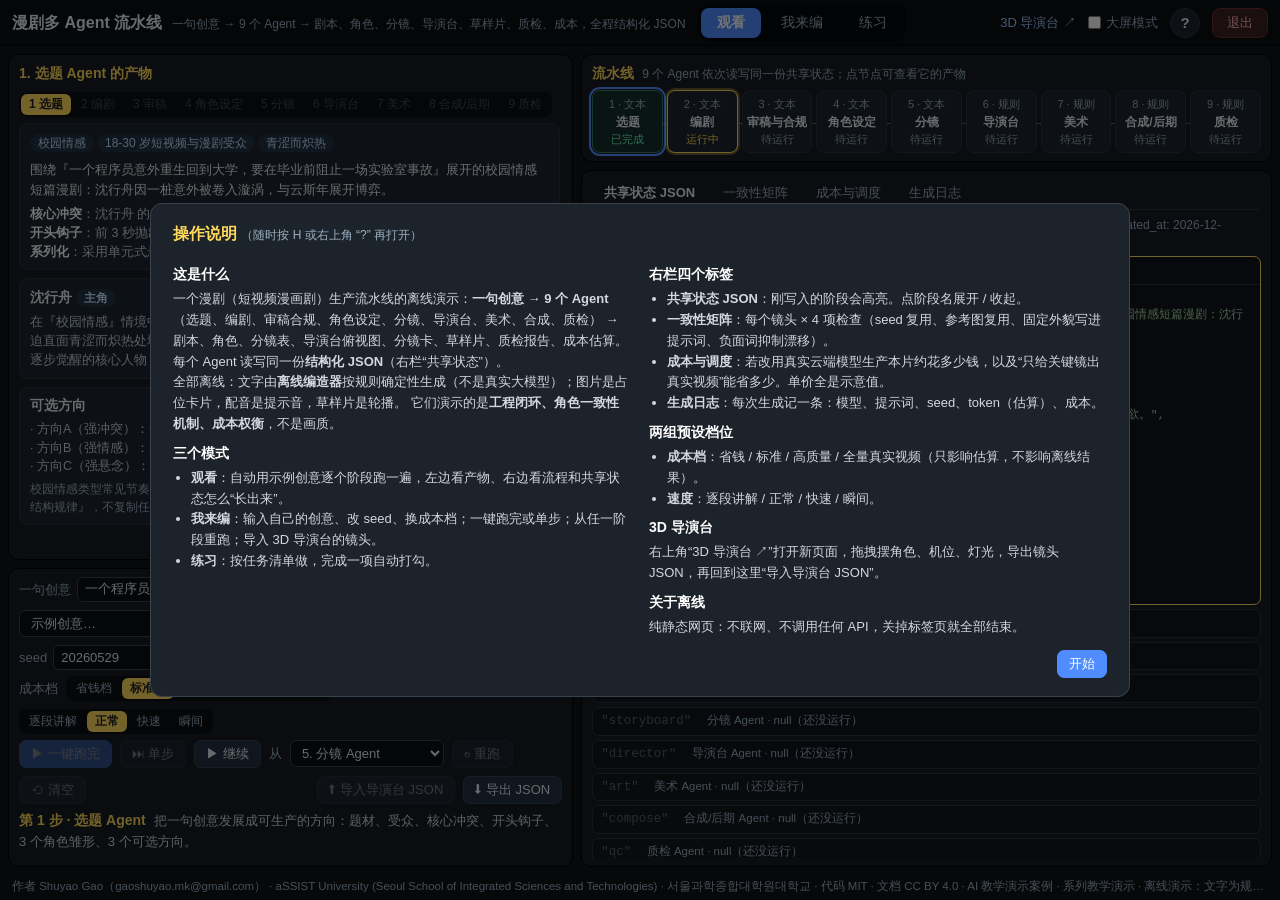
<file: index.html>
<!doctype html>
<html lang="zh-CN">
<head>
<meta charset="utf-8">
<meta name="viewport" content="width=device-width, initial-scale=1">
<title>漫剧多 Agent 流水线</title>
<!-- 仓库根目录的入口：GitHub Pages 打开 https://<用户>.github.io/<仓库>/ 时直接跳到 play/。
     用 play/index.html 而不是 play/，这样下载后双击本文件（file://）也能跳过去。 -->
<meta http-equiv="refresh" content="0; url=play/index.html">
<link rel="canonical" href="play/index.html">
<style>
  body { margin: 0; padding: 24px 16px; background: #0f1216; color: #e7edf3; font-family: "Microsoft YaHei", "PingFang SC", system-ui, sans-serif; line-height: 1.7; }
  a { color: #ffd95c; }
</style>
</head>
<body>
<p>正在打开「漫剧多 Agent 流水线」……</p>
<p>没有自动跳转的话，点这里：<a href="play/index.html">打开流水线页面（play/index.html）</a></p>
<p>3D 导演台：<a href="play/director.html">play/director.html</a></p>
</body>
</html>
</file>
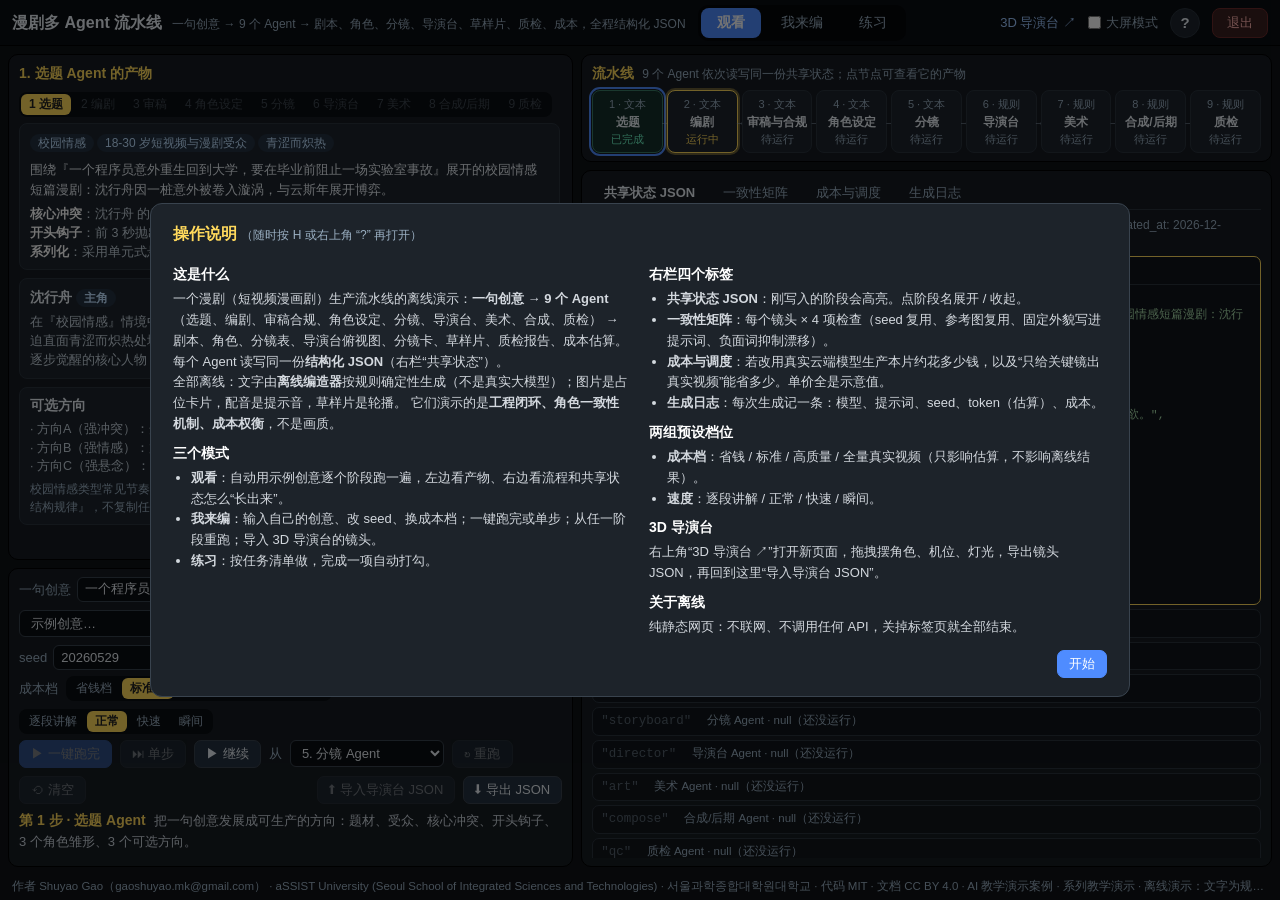
<file: play/index.html>
<!DOCTYPE html>
<html lang="zh-CN">
<head>
<meta charset="utf-8">
<meta name="viewport" content="width=device-width, initial-scale=1">
<title>漫剧多 Agent 流水线</title>
<link rel="stylesheet" href="css/app.css">
<link rel="stylesheet" href="css/mobile.css">
</head>
<body>

<header id="topbar">
  <div class="brand"><span id="app-name">漫剧多 Agent 流水线</span><small id="app-tagline"></small></div>
  <nav id="modes" role="tablist">
    <button data-mode="watch" title="自动用一个示例创意把 9 个 Agent 跑一遍">观看</button>
    <button data-mode="edit" title="输入自己的创意、换 seed、换成本档、单步或从某阶段重跑">我来编</button>
    <button data-mode="practice" title="带任务清单的练习，完成一项自动打勾">练习</button>
  </nav>
  <span class="spacer"></span>
  <a class="link" id="director-link" href="director.html" title="打开 3D 导演台（新页面）：拖拽摆角色 / 机位 / 灯光，导出镜头 JSON">3D 导演台 ↗</a>
  <label class="switch" id="big-wrap" title="左右比例从约 45:55 调到约 35:65，方便投影"><input type="checkbox" id="bigscreen"> 大屏模式</label>
  <button id="help-btn" class="icon" title="操作说明（H）">?</button>
  <button id="exit-btn" class="exit" title="停止全部计算并关闭页面">退出</button>
  <button id="menu-btn" class="icon" aria-label="菜单" aria-expanded="false" title="菜单">☰</button>
</header>
<!-- 手机：头部压成一行后，其余入口收进这个菜单 -->
<div id="menu" hidden>
  <a id="menu-director" href="director.html">3D 导演台 ↗</a>
  <button id="menu-help">操作说明</button>
  <div class="sep"></div>
  <button id="menu-exit">退出</button>
</div>

<main id="layout">
  <!-- ============ 左栏：作品画面 + 选项 / 控制 / 说明 ============ -->
  <section id="leftcol">
    <div class="card" id="viewcard">
      <div class="viewhead">
        <b id="view-title">作品画面</b>
        <span class="spacer"></span>
        <span class="seg" id="view-tabs" title="查看任一已完成阶段的产物"></span>
      </div>
      <div id="view"></div>
    </div>

    <!-- 手机（我来编 / 练习）：过程面板默认收起，这一行的按钮把它全屏展开 -->
    <div id="mob-bar">
      <button class="mbtn primary" id="panel-btn">看过程面板</button>
      <span id="mob-explain">流程图 · 共享状态 JSON · 一致性矩阵 · 成本与调度 · 生成日志</span>
    </div>

    <div class="card" id="dock">
      <div class="row">
        <label class="grow">一句创意 <input id="idea" type="text" maxlength="200"></label>
        <select id="idea-samples" title="示例创意"></select>
        <label>seed <input id="seed" type="number" min="0" max="2147483647" step="1" style="width:110px"></label>
      </div>
      <div class="row">
        <span class="lbl">成本档</span><span class="seg" id="cost-presets"></span>
        <span class="lbl">速度</span><span class="seg" id="speed-presets"></span>
      </div>
      <div class="row ctl">
        <button class="btn primary" id="btn-run">▶ 一键跑完</button>
        <button class="btn" id="btn-step">⏭ 单步</button>
        <button class="btn" id="btn-pause" disabled>⏸ 暂停</button>
        <span class="lbl">从</span>
        <select id="from-stage" title="清空该阶段及之后，用当前创意 / seed 重跑"></select>
        <button class="btn" id="btn-rerun">↻ 重跑</button>
        <button class="btn" id="btn-reset">⟲ 清空</button>
        <span class="spacer"></span>
        <button class="btn" id="btn-import" title="导入 3D 导演台导出的镜头 JSON，替换分镜并重跑 美术 → 合成 → 质检">⬆ 导入导演台 JSON</button>
        <button class="btn" id="btn-export" title="下载 state.json + generation_log.jsonl + cost/dispatch">⬇ 导出 JSON</button>
      </div>
      <div id="caption"><b id="cap-title">准备开始</b><span id="cap-text"></span></div>
      <ol id="tasks" hidden></ol>
    </div>
  </section>

  <!-- ============ 右栏：流水线面板 ============ -->
  <section id="rightcol">
    <div class="card" id="flowcard">
      <h3>流水线 <span class="sub">9 个 Agent 依次读写同一份共享状态；点节点可查看它的产物</span></h3>
      <div id="flow"></div>
    </div>
    <div class="card" id="tabcard">
      <div class="tabs">
        <button data-rtab="state" class="on">共享状态 JSON</button>
        <button data-rtab="matrix">一致性矩阵</button>
        <button data-rtab="cost">成本与调度</button>
        <button data-rtab="log">生成日志</button>
        <span class="spacer"></span><span class="hint" id="rtab-hint"></span>
      </div>
      <div class="rpane on" id="rpane-state"><div id="state-tree"></div></div>
      <div class="rpane" id="rpane-matrix"><div id="matrix"></div></div>
      <div class="rpane" id="rpane-cost"><div id="costbox"></div></div>
      <div class="rpane" id="rpane-log"><div id="logbox"></div></div>
    </div>
  </section>
</main>

<footer id="footer"></footer>

<!-- 手机：全屏面板共用的「返回」按钮；横屏提示 -->
<button class="mbtn primary" id="panel-close" hidden>返回</button>
<div id="rotate-hint"><div><b>竖屏体验更佳</b>把手机转成竖屏，流水线的产物、过程面板和按钮会按宽度排成一列。<br>
  <button id="rotate-ok">仍然横屏继续</button></div></div>

<div class="dlg-mask" id="dlg-help">
  <div class="dlg help">
    <h3>操作说明 <span class="sub kbd-only">（随时按 H 或右上角 “?” 再打开）</span><span class="sub touch-only">（随时从 ☰ 菜单再打开）</span></h3>
    <div class="dlg-body">
    <div class="touch-only">
      <h4>手机上怎么操作</h4>
      <svg viewBox="0 0 360 150" role="img" aria-label="触屏操作图解：点顶部模式标签，点一键跑完或单步，点看过程面板">
        <rect x="4" y="4" width="352" height="142" rx="12" fill="#0b0e12" stroke="#39434e"/>
        <rect x="14" y="14" width="332" height="26" rx="6" fill="#171c22"/>
        <text x="22" y="32" fill="#e7edf3" font-size="12">漫剧流水线</text>
        <rect x="118" y="17" width="46" height="20" rx="5" fill="#4f8cff"/><text x="128" y="31" fill="#fff" font-size="11">观看</text>
        <rect x="166" y="17" width="52" height="20" rx="5" fill="#243140"/><text x="172" y="31" fill="#9bb0c3" font-size="11">我来编</text>
        <rect x="220" y="17" width="46" height="20" rx="5" fill="#243140"/><text x="230" y="31" fill="#9bb0c3" font-size="11">练习</text>
        <rect x="312" y="16" width="28" height="22" rx="5" fill="#1e252d"/><text x="320" y="32" fill="#e7edf3" font-size="13">☰</text>
        <circle cx="192" cy="27" r="9" fill="none" stroke="#ffd95c" stroke-width="2"/>
        <text x="206" y="56" fill="#ffd95c" font-size="11">① 点模式标签</text>
        <rect x="14" y="48" width="200" height="60" rx="6" fill="#171c22"/>
        <text x="22" y="66" fill="#ffd95c" font-size="11">作品画面</text>
        <text x="22" y="84" fill="#9bb0c3" font-size="10">1 选题 › 2 编剧 › 3 审稿 › …（左右滑）</text>
        <text x="22" y="100" fill="#c5d1dc" font-size="10">剧本 / 角色 / 分镜 / 俯视图 / 草样片</text>
        <rect x="14" y="114" width="92" height="24" rx="6" fill="#4f8cff"/><text x="22" y="130" fill="#fff" font-size="11">▶ 一键跑完</text>
        <rect x="112" y="114" width="60" height="24" rx="6" fill="#243140"/><text x="120" y="130" fill="#e7edf3" font-size="11">⏭ 单步</text>
        <circle cx="60" cy="126" r="9" fill="none" stroke="#ffd95c" stroke-width="2"/>
        <text x="180" y="130" fill="#ffd95c" font-size="11">② 点一下跑流水线</text>
        <rect x="222" y="62" width="124" height="40" rx="8" fill="#4f8cff"/>
        <text x="234" y="86" fill="#fff" font-size="12">看过程面板</text>
        <circle cx="284" cy="82" r="9" fill="none" stroke="#ffd95c" stroke-width="2"/>
        <text x="232" y="112" fill="#ffd95c" font-size="11">③ 全屏看面板，「返回」关</text>
      </svg>
      <p>竖屏打开。顶部一行：标题、模式标签、☰ 菜单（3D 导演台、说明、退出）。上方是这一阶段的产物，阶段步骤条可以左右滑；
        往下是输入创意、seed、成本档和按钮。「观看」模式下过程面板紧跟在产物下方；「我来编 / 练习」里点「看过程面板」全屏展开，点「返回」关闭。</p>
    </div>
    <div class="helpgrid">
      <div>
        <h4>这是什么</h4>
        <p>一个漫剧（短视频漫画剧）生产流水线的离线演示：<b>一句创意 → 9 个 Agent</b>（选题、编剧、审稿合规、角色设定、分镜、导演台、美术、合成、质检）
          → 剧本、角色、分镜表、导演台俯视图、分镜卡、草样片、质检报告、成本估算。每个 Agent 读写同一份<b>结构化 JSON</b>（右栏“共享状态”）。</p>
        <p class="warn">全部离线：文字由<b>离线编造器</b>按规则确定性生成（不是真实大模型）；图片是占位卡片，配音是提示音，草样片是轮播。
          它们演示的是<b>工程闭环、角色一致性机制、成本权衡</b>，不是画质。</p>
        <h4>三个模式</h4>
        <ul>
          <li><b>观看</b>：自动用示例创意逐个阶段跑一遍，左边看产物、右边看流程和共享状态怎么“长出来”。</li>
          <li><b>我来编</b>：输入自己的创意、改 seed、换成本档；一键跑完或单步；从任一阶段重跑；导入 3D 导演台的镜头。</li>
          <li><b>练习</b>：按任务清单做，完成一项自动打勾。</li>
        </ul>
      </div>
      <div>
        <h4>右栏四个标签</h4>
        <ul>
          <li><b>共享状态 JSON</b>：刚写入的阶段会高亮。点阶段名展开 / 收起。</li>
          <li><b>一致性矩阵</b>：每个镜头 × 4 项检查（seed 复用、参考图复用、固定外貌写进提示词、负面词抑制漂移）。</li>
          <li><b>成本与调度</b>：若改用真实云端模型生产本片约花多少钱，以及“只给关键镜出真实视频”能省多少。单价全是示意值。</li>
          <li><b>生成日志</b>：每次生成记一条：模型、提示词、seed、token（估算）、成本。</li>
        </ul>
        <h4>两组预设档位</h4>
        <ul>
          <li><b>成本档</b>：省钱 / 标准 / 高质量 / 全量真实视频（只影响估算，不影响离线结果）。</li>
          <li><b>速度</b>：逐段讲解 / 正常 / 快速 / 瞬间。</li>
        </ul>
        <h4>3D 导演台</h4>
        <p><span class="kbd-only">右上角“3D 导演台 ↗”</span><span class="touch-only inl">☰ 菜单里的“3D 导演台 ↗”</span>打开新页面，拖拽摆角色、机位、灯光，导出镜头 JSON，再回到这里“导入导演台 JSON”。</p>
        <h4>关于离线</h4>
        <p>纯静态网页：不联网、不调用任何 API，关掉标签页就全部结束。</p>
      </div>
    </div>
    </div>
    <div class="dlg-btns"><button class="btn primary" id="help-close">开始</button></div>
  </div>
</div>

<div id="ended"><div><h2>已停止运行</h2><p>所有计算都已结束，可以直接关闭这个标签页。</p></div></div>
<input type="file" id="file-import" accept=".json" hidden>
<div id="toast"></div>
<pre id="selftest" hidden></pre>

<script src="names.js"></script>
<script src="js/credits.js"></script>
<script src="js/pyrt.js"></script>
<script src="js/mock_llm.js"></script>
<script src="js/pipeline.js"></script>
<script src="js/presets.js"></script>
<script src="js/sample_export.js"></script>
<script src="js/render.js"></script>
<script src="js/mobile.js"></script>
<script src="js/app.js"></script>
</body>
</html>
</file>
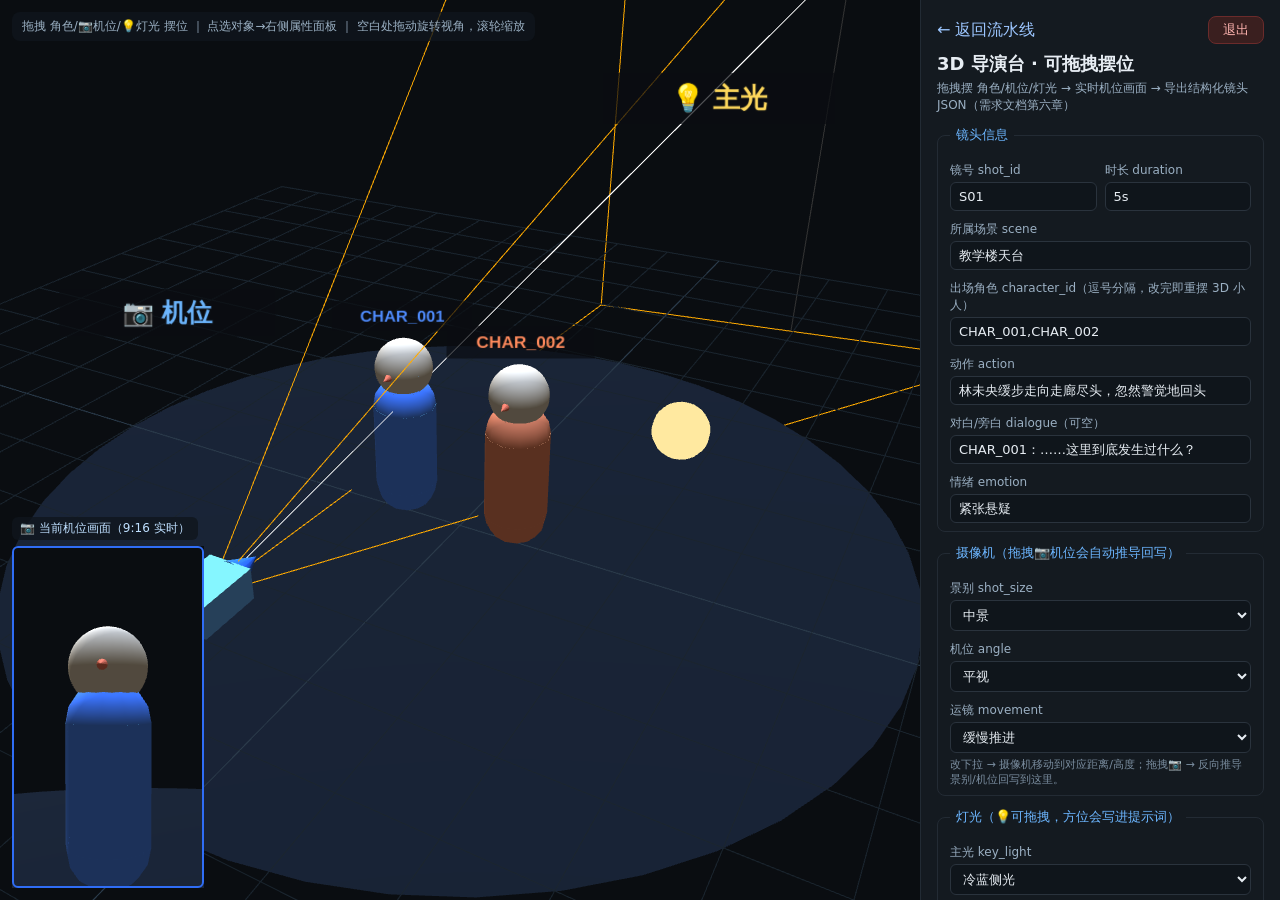
<file: play/director.html>
<!doctype html>
<html lang="zh">
<head>
<meta charset="utf-8">
<meta name="viewport" content="width=device-width,initial-scale=1">
<title>3D 导演台</title>
<!--
  3D 导演台（需求文档第六章「平台最差异化的功能」）——可拖拽摆位版，浏览器离线版。
    a) 角色 / 📷机位 / 💡灯光 都可鼠标拖拽摆位（raycaster + 地面拖拽平面）；
    b) 点选对象弹出属性面板，微调 朝向 / 高度 / 焦距 / 灯高；
    c) 左下角画中画实时显示「当前机位看到的画面」（第二个 PerspectiveCamera + scissor 视口，9:16）；
    d) 导出的镜头 JSON 严格对齐 schemas.Shot：可在流水线页面「导入导演台 JSON」，也可给 Python 版
       python main.py --resume <项目> --storyboard-from director_export.json；
    e) three.js 用随包附带的本地文件（vendor/three/three.min.js，r128，MIT），不连 CDN，双击即可用。
       由 tools/director_stage.html（three@0.160 ESM 版）移植：r128 没有 CapsuleGeometry，小人身体改用圆柱 + 两个半球拼成。

  机位语义双向同步：
    - 拖拽机位 → 按「与主角的距离」自动推导 景别（远景…特写），按「机位高度」推导 俯视/平视/仰视，回写到表单；
    - 改表单的 景别/机位 下拉 → 摄像机自动移动到对应距离/高度（侧后方会绕到主角身后）。
    - 焦距滑杆会把「35mm 标准焦段」等镜头语言追加进 image_prompt（不破坏 Shot 结构）。
-->
<style>
  *{box-sizing:border-box}
  body{margin:0;font-family:"Microsoft YaHei",system-ui,sans-serif;background:#0f1216;color:#e7edf3;display:flex;height:100vh;overflow:hidden}
  #stage{flex:1;position:relative;background:#0a0d11}
  #notice{position:absolute;top:12px;left:12px;right:12px;background:#3a2c1a;color:#ffd699;padding:8px 12px;border-radius:8px;font-size:13px;display:none;z-index:5}
  #help{position:absolute;top:12px;left:12px;background:#10161dcc;color:#9bb0c3;padding:6px 10px;border-radius:8px;font-size:12px;z-index:4;pointer-events:none}
  #pipFrame{position:absolute;left:12px;bottom:12px;border:2px solid #2f6df6;border-radius:6px;pointer-events:none;display:none;z-index:4}
  #pipLabel{position:absolute;left:12px;background:#10161dcc;color:#bfe0ff;padding:3px 8px;border-radius:6px;font-size:12px;pointer-events:none;display:none;z-index:4}
  #panel{width:360px;overflow-y:auto;padding:16px;background:#141a20;border-left:1px solid #222b34}
  h1{font-size:18px;margin:0 0 4px} .sub{color:#9bb0c3;font-size:12px;margin-bottom:12px}
  label{display:block;font-size:12px;color:#9bb0c3;margin:10px 0 3px}
  input,select,textarea{width:100%;background:#0f151b;color:#e7edf3;border:1px solid #2a333d;border-radius:6px;padding:6px 8px;font-size:13px;font-family:inherit}
  input[type=range]{padding:0}
  .row{display:flex;gap:8px}.row>div{flex:1}
  fieldset{border:1px solid #232b34;border-radius:8px;margin:12px 0;padding:8px 12px}
  legend{color:#6cb6ff;font-size:13px;padding:0 6px}
  #propsBox legend{color:#ffd95c}
  button{width:100%;margin-top:12px;background:#2f6df6;color:#fff;border:0;border-radius:8px;padding:10px;font-size:14px;cursor:pointer}
  button.ghost{background:#243140;color:#bfe0ff}
  .topline{display:flex;justify-content:space-between;align-items:center;margin-bottom:8px}
  .back{color:#9cc6ff;text-decoration:none} .back:hover{text-decoration:underline}
  .exit{width:auto;margin:0;border:1px solid #6b2b2b;background:#3a1f1f;color:#ffb4b0;border-radius:8px;padding:4px 14px;font-size:13px}
  #credits{color:#6b7d8f;font-size:11px;margin-top:14px;line-height:1.5}
  #ended{display:none;position:fixed;inset:0;z-index:50;background:#111;color:#ddd;align-items:center;justify-content:center;text-align:center}
  #ended.show{display:flex} #ended h2{font-size:24px;margin-bottom:8px}
  pre{white-space:pre-wrap;background:#0a0d11;border:1px solid #232b34;border-radius:8px;padding:10px;font-size:11px;max-height:220px;overflow:auto}
  .hint{color:#7a8d9f;font-size:11px;margin-top:4px}
  /* 手机 / 窄屏：上方 3D 舞台按宽度缩放、下方表单整页上下滚动；按钮和输入框触控区 ≥ 44px */
  @media (max-width: 980px) and (pointer: coarse), (max-width: 700px) {
    body{flex-direction:column;height:auto;min-height:100dvh;overflow-x:hidden;overflow-y:auto}
    #stage{flex:none;height:52vh;min-height:280px;touch-action:none}
    #panel{width:100%;flex:none;border-left:0;border-top:1px solid #222b34;padding:12px 12px calc(env(safe-area-inset-bottom) + 12px)}
    #help{font-size:11px;right:12px}
    input,select,textarea{min-height:44px;font-size:16px} label{font-size:14px}
    button{min-height:44px} .exit{min-height:40px;font-size:14px}
    pre{max-height:160px}
  }
</style>
</head>
<body>
<div id="stage">
  <div id="notice"></div>
  <div id="help">拖拽 角色/📷机位/💡灯光 摆位 ｜ 点选对象→右侧属性面板 ｜ 空白处拖动旋转视角，滚轮缩放</div>
  <div id="pipFrame"></div>
  <div id="pipLabel">📷 当前机位画面（9:16 实时）</div>
</div>

<div id="panel">
  <div class="topline"><a class="back" href="index.html">← 返回流水线</a><button class="exit" id="exit-btn" title="停止渲染并关闭页面">退出</button></div>
  <h1>3D 导演台 · 可拖拽摆位</h1>
  <div class="sub">拖拽摆 角色/机位/灯光 → 实时机位画面 → 导出结构化镜头 JSON（需求文档第六章）</div>

  <fieldset><legend>镜头信息</legend>
    <div class="row"><div><label>镜号 shot_id</label><input id="shot_id" value="S01"></div>
      <div><label>时长 duration</label><input id="duration" value="5s"></div></div>
    <label>所属场景 scene</label><input id="scene" value="教学楼天台">
    <label>出场角色 character_id（逗号分隔，改完即重摆 3D 小人）</label><input id="characters" value="CHAR_001,CHAR_002">
    <label>动作 action</label><input id="action" value="林未央缓步走向走廊尽头，忽然警觉地回头">
    <label>对白/旁白 dialogue（可空）</label><input id="dialogue" value="CHAR_001：……这里到底发生过什么？">
    <label>情绪 emotion</label><input id="emotion" value="紧张悬疑">
  </fieldset>

  <fieldset><legend>摄像机（拖拽📷机位会自动推导回写）</legend>
    <label>景别 shot_size</label>
    <select id="shot_size"><option>远景</option><option>全景</option><option selected>中景</option><option>近景</option><option>特写</option></select>
    <label>机位 angle</label>
    <select id="angle"><option selected>平视</option><option>俯视</option><option>仰视</option><option>侧后方</option></select>
    <label>运镜 movement</label>
    <select id="movement"><option>推</option><option>拉</option><option>摇</option><option>移</option><option>跟拍</option><option selected>缓慢推进</option><option>环绕</option><option>定镜</option></select>
    <div class="hint">改下拉 → 摄像机移动到对应距离/高度；拖拽📷 → 反向推导景别/机位回写到这里。</div>
  </fieldset>

  <fieldset><legend>灯光（💡可拖拽，方位会写进提示词）</legend>
    <label>主光 key_light</label>
    <select id="key_dir"><option selected>冷蓝侧光</option><option>暖橙侧光</option><option>顶光</option><option>逆光</option><option>正面平光</option></select>
    <label>轮廓光 rim_light</label>
    <select id="rim"><option selected>弱白色轮廓光</option><option>冷蓝轮廓光</option><option>暖金轮廓光</option><option>无</option></select>
    <label>强度 intensity</label>
    <select id="intensity"><option>弱</option><option selected>中等</option><option>强</option></select>
  </fieldset>

  <fieldset id="propsBox" style="display:none"><legend>选中对象属性</legend>
    <div id="props"></div>
  </fieldset>

  <button onclick="genShot()">① 生成本镜 JSON + 提示词</button>
  <button class="ghost" onclick="addShot()">② 加入镜头序列（当前 <span id="cnt">0</span> 镜）</button>
  <button class="ghost" onclick="downloadAll()">③ 导出全部镜头（storyboard JSON）</button>
  <div class="sub" style="margin-top:10px">导出后回流水线：回到<a class="back" href="index.html">流水线页面</a>，点「⬆ 导入导演台 JSON」，
    会用这些镜头重跑 美术 → 合成 → 质检。<br>Python 版：<code>python main.py --resume &lt;项目&gt; --storyboard-from director_export.json</code></div>
  <pre id="out">点击①生成镜头 JSON…</pre>
  <div id="credits"></div>
</div>
<div id="ended"><div><h2>已停止运行</h2><p>所有计算都已结束，可以直接关闭这个标签页。</p></div></div>
<script src="vendor/three/three.min.js"></script>
<script src="js/credits.js"></script>

<script>
// ============ 纯 JS：表单 → 镜头 JSON（零依赖，断网也能用）============
// 导出结构严格对齐 src/manhua/schemas.py 的 Shot（需求文档附录 12.2），
// 经 tools/import_storyboard.py 严格 Pydantic 校验后可喂回流水线。
const DEFAULT_NEG = "不要字幕,不要角色漂移,不要多出人物,不要手部畸形,不要改变发色瞳色服装";
const $ = id => document.getElementById(id);
let shots = [];
// 3D 侧推导出的镜头语言片段（无 3D / 断网时为空串，导出仍完整可用）
let focalHint = "";     // 如 "35mm 标准焦段自然透视"
let lightDirNote = "";  // 如 "左前方"

function buildShot() {
  const scene = $("scene").value.trim();
  const chars = $("characters").value.split(/[，,]/).map(s => s.trim()).filter(Boolean);
  const cam = { shot_size: $("shot_size").value, angle: $("angle").value, movement: $("movement").value };
  // 灯光方位来自 💡 拖拽（仅追加进字符串描述，结构不变，保持 Shot 兼容）
  const keyLightText = lightDirNote ? `${$("key_dir").value}（${lightDirNote}）` : $("key_dir").value;
  const light = { key_light: keyLightText, rim_light: $("rim").value, intensity: $("intensity").value };
  const action = $("action").value.trim();
  const emotion = $("emotion").value.trim();
  const dialogue = $("dialogue").value.trim();
  const lens = focalHint ? `${focalHint}；` : "";
  // 与分镜 Agent 一致的提示词拼装（结构化参数 → 提示词）
  const image_prompt =
    `${scene}，${cam.shot_size}${cam.angle}，${keyLightText}+${light.rim_light}，` +
    `人物：${chars.join("、")}；动作：${action}；情绪：${emotion}；${lens}漫剧风格，竖屏构图，电影感打光`;
  const video_prompt =
    `${image_prompt}；镜头运动：${cam.movement}；时长 ${$("duration").value}；保持人物外貌与服装一致，首帧=该镜分镜图`;
  return {
    shot_id: $("shot_id").value.trim(), scene, characters: chars,
    camera: cam, lighting: light, action, duration: $("duration").value.trim(),
    negative_prompt: DEFAULT_NEG, emotion, dialogue, image_prompt, video_prompt,
  };
}
function genShot(){ $("out").textContent = JSON.stringify(buildShot(), null, 2); }
function addShot(){ shots.push(buildShot()); $("cnt").textContent = shots.length;
  // 自动把镜号 +1，方便连续摆镜
  const m = $("shot_id").value.match(/^S(\d+)$/); if(m){ $("shot_id").value = "S"+String(+m[1]+1).padStart(2,"0"); }
  $("out").textContent = "已加入 "+shots.length+" 镜：\n"+shots.map(s=>s.shot_id+" "+s.scene).join("\n");
}
function downloadAll(){
  const data = shots.length ? {shots} : {shots:[buildShot()]};
  const blob = new Blob([JSON.stringify(data, null, 2)], {type:"application/json"});
  const a = document.createElement("a"); a.href = URL.createObjectURL(blob);
  a.download = "director_export.json"; a.click();
}

// ============ Three.js 3D 交互（本地 vendor/three/three.min.js，r128）============
let stopRender = false;
(function (THREE) {
  if (!THREE) throw new Error("three.js 没有加载（vendor/three/three.min.js 缺失）");
  const stage = $("stage");
  const W = () => stage.clientWidth, H = () => stage.clientHeight;
  const renderer = new THREE.WebGLRenderer({antialias:true});
  renderer.setSize(W(), H()); renderer.setPixelRatio(devicePixelRatio);
  stage.appendChild(renderer.domElement);
  const scene3 = new THREE.Scene(); scene3.background = new THREE.Color(0x0a0d11);

  // ---- 编辑视角相机（观察者）：球坐标轨道，拖空白处旋转、滚轮缩放 ----
  const editorCam = new THREE.PerspectiveCamera(45, W()/H(), 0.1, 200);
  const orbit = { theta: 0.5, phi: 1.05, radius: 12, target: new THREE.Vector3(0, 1, 0) };
  function applyOrbit(){
    const {theta, phi, radius, target} = orbit;
    editorCam.position.set(
      target.x + radius * Math.sin(phi) * Math.sin(theta),
      target.y + radius * Math.cos(phi),
      target.z + radius * Math.sin(phi) * Math.cos(theta));
    editorCam.lookAt(target);
  }

  // ---- 舞台：网格 + 地面 ----
  const grid = new THREE.GridHelper(20, 20, 0x2a3a4a, 0x1a242e); scene3.add(grid);
  const ground = new THREE.Mesh(new THREE.CircleGeometry(5, 48),
    new THREE.MeshStandardMaterial({color:0x12181f}));
  ground.rotation.x = -Math.PI/2; ground.position.y = -0.01; scene3.add(ground);

  // ---- 角色小人（可拖拽，列表跟随表单 characters 字段）----
  const PALETTE = [0x4f8cff, 0xff8a5c, 0x7ddc7d, 0xd59cff, 0xffd95c, 0x6ce8d8];
  let charObjs = [];   // [{id, group}]
  function makeLabel(text, colorHex){
    const cv = document.createElement("canvas"); cv.width = 256; cv.height = 56;
    const g = cv.getContext("2d");
    g.fillStyle = "rgba(10,13,17,.72)"; g.fillRect(0,0,256,56);
    g.fillStyle = "#"+colorHex.toString(16).padStart(6,"0");
    g.font = "bold 30px sans-serif"; g.textAlign = "center"; g.textBaseline = "middle";
    g.fillText(text, 128, 30);
    const sp = new THREE.Sprite(new THREE.SpriteMaterial({map: new THREE.CanvasTexture(cv), depthTest:false}));
    sp.scale.set(1.5, 0.33, 1); sp.position.y = 2.45; return sp;
  }
  function makeChar(id, color, x, z){
    const g = new THREE.Group();
    const bodyMat = new THREE.MeshStandardMaterial({color});
    const body = new THREE.Group();          // r128 没有 CapsuleGeometry：圆柱 + 上下两个球拼成胶囊
    body.add(new THREE.Mesh(new THREE.CylinderGeometry(0.35, 0.35, 1.0, 12), bodyMat));
    const capTop = new THREE.Mesh(new THREE.SphereGeometry(0.35, 12, 8), bodyMat); capTop.position.y = 0.5; body.add(capTop);
    const capBot = new THREE.Mesh(new THREE.SphereGeometry(0.35, 12, 8), bodyMat); capBot.position.y = -0.5; body.add(capBot);
    body.position.y = 0.9; g.add(body);
    const head = new THREE.Mesh(new THREE.SphereGeometry(0.32, 24, 24),
      new THREE.MeshStandardMaterial({color:0xe7d2b0})); head.position.y = 1.85; g.add(head);
    const nose = new THREE.Mesh(new THREE.ConeGeometry(0.08, 0.2, 12),
      new THREE.MeshStandardMaterial({color:0xff7755}));
    nose.position.set(0, 1.85, 0.32); nose.rotation.x = Math.PI/2; g.add(nose);  // 鼻尖=面朝 +Z
    g.add(makeLabel(id, color));
    g.position.set(x, 0, z);
    g.userData = {draggable:true, type:"char", id};
    scene3.add(g); return g;
  }
  function syncChars(){
    const ids = $("characters").value.split(/[，,]/).map(s=>s.trim()).filter(Boolean);
    // 删掉不存在的，保留已有摆位，新角色按序排开
    charObjs = charObjs.filter(c => { if(!ids.includes(c.id)){ scene3.remove(c.group); return false; } return true; });
    ids.forEach((id, i) => {
      if(!charObjs.find(c=>c.id===id)){
        const g = makeChar(id, PALETTE[i % PALETTE.length], (i - (ids.length-1)/2) * 1.4, 0);
        charObjs.push({id, group: g});
      }
    });
    if(selected && selected.userData.type==="char" && !ids.includes(selected.userData.id)) select(null);
  }
  $("characters").addEventListener("input", syncChars);

  // ---- 📷 机位（可拖拽）+ 镜头相机（画中画用）----
  const camRig = new THREE.Group();
  const camBody = new THREE.Mesh(new THREE.BoxGeometry(0.42, 0.3, 0.6),
    new THREE.MeshStandardMaterial({color:0x6cb6ff}));
  const camLens = new THREE.Mesh(new THREE.ConeGeometry(0.16, 0.34, 16),
    new THREE.MeshStandardMaterial({color:0x2f6df6}));
  camLens.rotation.x = -Math.PI/2; camLens.position.z = -0.45;   // 锥尖朝 -Z（拍摄方向由 lookAt 决定，仅示意）
  camRig.add(camBody, camLens); camRig.add(makeLabel("📷 机位", 0x6cb6ff));
  camRig.position.set(0, 1.6, 5);
  camRig.userData = {draggable:true, type:"camera"};
  scene3.add(camRig);

  let focal = 35;   // 焦距 mm（属性面板可调，写进 image_prompt）
  const fovFromFocal = f => 2 * Math.atan(12 / f) * 180 / Math.PI;  // 35mm 画幅半高 12mm 的示意换算
  const shotCam = new THREE.PerspectiveCamera(fovFromFocal(focal), 9/16, 0.1, 100);
  scene3.add(shotCam);
  const camHelper = new THREE.CameraHelper(shotCam); scene3.add(camHelper);

  // ---- 💡 灯光（可拖拽小太阳 + 真实平行光）----
  const lightGizmo = new THREE.Group();
  const bulb = new THREE.Mesh(new THREE.SphereGeometry(0.22, 16, 16),
    new THREE.MeshBasicMaterial({color:0xffe9a0}));
  lightGizmo.add(bulb); lightGizmo.add(makeLabel("💡 主光", 0xffd95c));
  lightGizmo.position.set(3, 3, 2);
  lightGizmo.userData = {draggable:true, type:"light"};
  scene3.add(lightGizmo);

  scene3.add(new THREE.AmbientLight(0xffffff, 0.35));
  const key = new THREE.DirectionalLight(0x99bbff, 1.0); scene3.add(key, key.target);
  const rim = new THREE.DirectionalLight(0xffffff, 0.4); rim.position.set(-3, 4, -4); scene3.add(rim);

  // ---- 选中高亮环 + 属性面板 ----
  const selRing = new THREE.Mesh(new THREE.RingGeometry(0.55, 0.7, 36),
    new THREE.MeshBasicMaterial({color:0xffd95c, side:THREE.DoubleSide}));
  selRing.rotation.x = -Math.PI/2; selRing.visible = false; scene3.add(selRing);
  let selected = null;

  function select(obj){
    selected = obj;
    const box = $("propsBox"), p = $("props");
    if(!obj){ box.style.display = "none"; selRing.visible = false; return; }
    box.style.display = "block"; selRing.visible = true;
    const t = obj.userData.type;
    if(t === "char"){
      const deg = Math.round(obj.rotation.y * 180 / Math.PI);
      p.innerHTML = `<div class="hint">角色 ${obj.userData.id}（拖拽改站位）</div>
        <label>朝向（°，0=面向画面外）: <span id="pv_rot">${deg}</span></label>
        <input type="range" id="pr_rot" min="-180" max="180" step="5" value="${deg}">`;
      $("pr_rot").addEventListener("input", e => {
        obj.rotation.y = e.target.value * Math.PI / 180;
        $("pv_rot").textContent = e.target.value;
      });
    } else if(t === "camera"){
      p.innerHTML = `<div class="hint">📷 机位（拖拽改水平位置；下面微调高度/焦距）</div>
        <label>机位高度: <span id="pv_h">${camRig.position.y.toFixed(1)}</span> m</label>
        <input type="range" id="pr_h" min="0.3" max="6" step="0.1" value="${camRig.position.y}">
        <label>焦距: <span id="pv_f">${focal}</span> mm（视角 <span id="pv_fov">${fovFromFocal(focal).toFixed(0)}</span>°）</label>
        <input type="range" id="pr_f" min="18" max="135" step="1" value="${focal}">
        <div class="hint" id="pv_lens"></div>`;
      $("pr_h").addEventListener("input", e => {
        camRig.position.y = +e.target.value;
        $("pv_h").textContent = (+e.target.value).toFixed(1);
        syncFormFromCamera();
      });
      $("pr_f").addEventListener("input", e => {
        focal = +e.target.value;
        $("pv_f").textContent = focal;
        $("pv_fov").textContent = fovFromFocal(focal).toFixed(0);
        updateFocalHint();
      });
      updateFocalHint();
    } else if(t === "light"){
      p.innerHTML = `<div class="hint">💡 主光（拖拽改方位，方位写进提示词）</div>
        <label>灯光高度: <span id="pv_lh">${lightGizmo.position.y.toFixed(1)}</span> m</label>
        <input type="range" id="pr_lh" min="0.5" max="8" step="0.1" value="${lightGizmo.position.y}">`;
      $("pr_lh").addEventListener("input", e => {
        lightGizmo.position.y = +e.target.value;
        $("pv_lh").textContent = (+e.target.value).toFixed(1);
        updateLightNote();
      });
    }
  }

  function updateFocalHint(){
    const desc = focal < 24 ? "广角空间感" : focal <= 50 ? "标准焦段自然透视"
               : focal <= 85 ? "中长焦人像感" : "长焦浅景深压缩感";
    focalHint = `${focal}mm ${desc}`;
    const el = $("pv_lens"); if(el) el.textContent = "将写入提示词：" + focalHint;
  }
  updateFocalHint();

  function updateLightNote(){
    const {x, z} = lightGizmo.position;
    const lr = x < -0.8 ? "左" : x > 0.8 ? "右" : "";
    const fb = z > 0.8 ? "前" : z < -0.8 ? "后" : "";
    lightDirNote = (lr + fb) ? (lr + fb + "方") : "正上方";
  }
  updateLightNote();

  // ---- 机位语义 双向同步 ----
  const DIST_OF_SIZE = {远景:9, 全景:6, 中景:4, 近景:2.6, 特写:1.7};
  const sizeFromDist = d => d < 2.1 ? "特写" : d < 3.2 ? "近景" : d < 4.8 ? "中景" : d < 7.2 ? "全景" : "远景";
  const HEIGHT_OF_ANGLE = {俯视:4.2, 平视:1.6, 仰视:0.5, 侧后方:2.0};
  const angleFromHeight = y => y > 2.8 ? "俯视" : y < 0.9 ? "仰视" : "平视";
  const mainChar = () => charObjs[0] ? charObjs[0].group.position : new THREE.Vector3(0,0,0);
  const lookTarget = () => { const m = mainChar(); return new THREE.Vector3(m.x, 1.45, m.z); };

  let syncing = false;   // 防止「拖拽回写表单」再触发「表单移动机位」死循环
  function syncFormFromCamera(){
    syncing = true;
    const m = mainChar();
    const d = Math.hypot(camRig.position.x - m.x, camRig.position.z - m.z);
    $("shot_size").value = sizeFromDist(d);
    $("angle").value = angleFromHeight(camRig.position.y);
    syncing = false;
  }
  function applyFormToCamera(){
    if(syncing) return;
    const m = mainChar();
    const d = DIST_OF_SIZE[$("shot_size").value] || 4;
    const a = $("angle").value;
    if(a === "侧后方"){
      // 绕到主角身后侧 135°（以主角朝向为准）
      const facing = charObjs[0] ? charObjs[0].group.rotation.y : 0;
      const ang = facing + Math.PI * 0.75;
      camRig.position.set(m.x + Math.sin(ang) * d, HEIGHT_OF_ANGLE[a], m.z + Math.cos(ang) * d);
    } else {
      // 保持当前水平方向，仅改距离与高度
      let dx = camRig.position.x - m.x, dz = camRig.position.z - m.z;
      const len = Math.hypot(dx, dz) || 1; dx /= len; dz /= len;
      camRig.position.set(m.x + dx * d, HEIGHT_OF_ANGLE[a] ?? camRig.position.y, m.z + dz * d);
    }
    if(selected === camRig) select(camRig);   // 刷新属性面板里的高度值
  }
  $("shot_size").addEventListener("input", applyFormToCamera);
  $("angle").addEventListener("input", applyFormToCamera);

  // ---- 灯光选项 → 颜色/强度/预设位置 ----
  function applyLightForm(){
    const dir = $("key_dir").value, inten = $("intensity").value;
    key.intensity = {弱:0.5, 中等:1.0, 强:1.7}[inten] || 1.0;
    key.color.set(dir.includes("暖") ? 0xffd9a0 : dir.includes("正面") ? 0xffffff : 0x99bbff);
    const pos = {"冷蓝侧光":[3,3,2], "暖橙侧光":[3,3,2], "顶光":[0,6,0], "逆光":[0,3,-5], "正面平光":[0,3,5]}[dir];
    if(pos) lightGizmo.position.set(...pos);
    updateLightNote();
    if(selected === lightGizmo) select(lightGizmo);
  }
  $("key_dir").addEventListener("input", applyLightForm);
  $("intensity").addEventListener("input", applyLightForm);
  applyLightForm();

  // ---- 拖拽交互：raycaster + 地面拖拽平面（y=0）----
  const ray = new THREE.Raycaster();
  const ndc = new THREE.Vector2();
  const dragPlane = new THREE.Plane(new THREE.Vector3(0, 1, 0), 0);
  const hitPoint = new THREE.Vector3();
  const draggables = () => [...charObjs.map(c=>c.group), camRig, lightGizmo];
  let dragging = null, orbiting = false, px = 0, py = 0;

  function setNDC(e){
    const r = renderer.domElement.getBoundingClientRect();
    ndc.x = ((e.clientX - r.left) / r.width) * 2 - 1;
    ndc.y = -((e.clientY - r.top) / r.height) * 2 + 1;
  }
  function rootDraggable(o){
    while(o){ if(o.userData && o.userData.draggable) return o; o = o.parent; }
    return null;
  }
  renderer.domElement.addEventListener("pointerdown", e => {
    setNDC(e); ray.setFromCamera(ndc, editorCam);
    const hits = ray.intersectObjects(draggables(), true);
    const root = hits.length ? rootDraggable(hits[0].object) : null;
    if(root){ select(root); dragging = root; }
    else { orbiting = true; select(null); }
    px = e.clientX; py = e.clientY;
    renderer.domElement.setPointerCapture(e.pointerId);
  });
  renderer.domElement.addEventListener("pointermove", e => {
    if(dragging){
      setNDC(e); ray.setFromCamera(ndc, editorCam);
      if(ray.ray.intersectPlane(dragPlane, hitPoint)){
        // 限制在合理范围内（角色限舞台内；机位/灯光可退远以摆远景）；高度用属性面板微调
        const maxR = dragging === camRig ? 9.5 : dragging === lightGizmo ? 8 : 4.8;
        const r = Math.hypot(hitPoint.x, hitPoint.z);
        if(r > maxR){ hitPoint.multiplyScalar(maxR / r); }
        dragging.position.x = hitPoint.x; dragging.position.z = hitPoint.z;
        if(dragging === camRig) syncFormFromCamera();
        if(dragging === lightGizmo) updateLightNote();
      }
    } else if(orbiting){
      orbit.theta -= (e.clientX - px) * 0.006;
      orbit.phi = Math.min(1.45, Math.max(0.25, orbit.phi - (e.clientY - py) * 0.004));
      px = e.clientX; py = e.clientY;
    }
  });
  addEventListener("pointerup", () => { dragging = null; orbiting = false; });
  renderer.domElement.addEventListener("wheel", e => {
    e.preventDefault();
    orbit.radius = Math.min(28, Math.max(3.5, orbit.radius * (1 + e.deltaY * 0.001)));
  }, {passive:false});

  // ---- 画中画（当前机位画面，9:16）：scissor 视口 + 第二相机 ----
  const pipFrame = $("pipFrame"), pipLabel = $("pipLabel");
  pipFrame.style.display = "block"; pipLabel.style.display = "block";
  function pipRect(){
    const h = Math.round(H() * 0.38), w = Math.round(h * 9 / 16);
    return {x: 12, y: 12, w, h};
  }
  function layoutPip(){
    const r = pipRect();
    pipFrame.style.width = r.w + "px"; pipFrame.style.height = r.h + "px";
    pipLabel.style.bottom = (r.h + 18) + "px";
  }
  layoutPip();
  function setGizmosVisible(v){
    camRig.visible = v; camHelper.visible = v; lightGizmo.visible = v;
    grid.visible = v; selRing.visible = v && !!selected;
    charObjs.forEach(c => c.group.children.forEach(ch => { if(ch.isSprite) ch.visible = v; }));
  }

  addEventListener("resize", () => {
    renderer.setSize(W(), H());
    editorCam.aspect = W()/H(); editorCam.updateProjectionMatrix();
    layoutPip();
  });

  (function loop(){
    if (stopRender) return;
    requestAnimationFrame(loop);
    // 选中环跟随
    if(selected){ selRing.position.set(selected.position.x, 0.02, selected.position.z); }
    // 镜头相机 = 📷机位位置 + 看向主角头部 + 焦距
    shotCam.position.copy(camRig.position);
    shotCam.lookAt(lookTarget());
    shotCam.fov = fovFromFocal(focal); shotCam.updateProjectionMatrix();
    camHelper.update();
    applyOrbit();

    // 主视口（编辑视角，显示全部辅助物）
    const w = W(), h = H();
    renderer.setScissorTest(false);
    renderer.setViewport(0, 0, w, h);
    setGizmosVisible(true);
    renderer.render(scene3, editorCam);

    // 画中画（机位实拍视角，隐藏辅助物，9:16）
    const r = pipRect();
    renderer.setScissorTest(true);
    renderer.setViewport(r.x, r.y, r.w, r.h);
    renderer.setScissor(r.x, r.y, r.w, r.h);
    setGizmosVisible(false);
    renderer.render(scene3, shotCam);
    renderer.setScissorTest(false);
  })();

  syncChars();
  applyFormToCamera();
  applyOrbit();
  window.__stage = { renderer, scene3, charObjs: () => charObjs, camRig, lightGizmo };
})(window.THREE);

// 退出：停渲染循环、释放 WebGL，显示结束页
$("exit-btn").addEventListener("click", () => {
  stopRender = true;
  const st = window.__stage;
  if (st) { try { st.renderer.dispose(); st.renderer.forceContextLoss(); } catch (e) {} }
  try { window.close(); } catch (e) {}
  setTimeout(() => { document.body.innerHTML = ""; const d = document.createElement("div"); d.id = "ended"; d.className = "show";
    d.innerHTML = "<div><h2>已停止运行</h2><p>所有计算都已结束，可以直接关闭这个标签页。</p></div>"; document.body.appendChild(d); }, 120);
});
// 自检（?selftest=1）：three.js 已加载、场景里有角色、导出的镜头 JSON 字段齐全
if (new URLSearchParams(location.search).has("selftest")) {
  const errs = [];
  addEventListener("error", e => errs.push(String(e.message || e)));
  setTimeout(() => {
    const st = window.__stage, shot = buildShot();
    const need = ["shot_id", "scene", "characters", "camera", "lighting", "action", "duration", "negative_prompt",
                  "emotion", "dialogue", "image_prompt", "video_prompt"];
    const r = { three: !!(window.THREE && THREE.REVISION), revision: window.THREE && THREE.REVISION,
                actors: st ? st.charObjs().length : 0, fields_ok: need.every(k => k in shot),
                image_prompt_has_lens: /mm/.test(shot.image_prompt), errors: errs };
    r.ok = r.three && r.actors >= 1 && r.fields_ok && !errs.length;
    const pre = document.createElement("pre"); pre.id = "selftest"; pre.hidden = true; pre.textContent = JSON.stringify(r);
    document.body.appendChild(pre); document.title = r.ok ? "SELFTEST PASS" : "SELFTEST FAIL";
  }, 600);
}
(function () {
  const C = window.CREDITS || {};
  $("credits").textContent = [C.AUTHOR && "作者 " + C.AUTHOR + (C.AUTHOR_EMAIL ? "（" + C.AUTHOR_EMAIL + "）" : ""), C.UNIVERSITY_EN, C.UNIVERSITY_KO, "代码 MIT · 文档 CC BY 4.0",
    "3D 引擎 three.js r128（MIT，见 vendor/three/LICENSE）"].filter(Boolean).join(" · ");
})();
</script>
</body>
</html>
</file>
<file: play/css/app.css>
/* 漫剧多 Agent 流水线 · 深色主题（左 = 作品画面 + 控制，右 = 流水线面板） */
:root {
  --bg: #0f1216; --panel: #171c22; --panel2: #1e252d; --line: #2a333d; --ink: #e7edf3; --muted: #9bb0c3;
  --accent: #4f8cff; --accent2: #ffd95c; --ok: #6cf0c2; --warn: #ffb35c; --bad: #ff7b7b;
  --font: "Microsoft YaHei", "PingFang SC", "Hiragino Sans GB", "Noto Sans CJK SC", "Segoe UI", sans-serif;
  --mono: Consolas, "SF Mono", Menlo, "Courier New", monospace;
  --left: 45fr; --right: 55fr;
}
* { box-sizing: border-box; margin: 0; padding: 0; }
html, body { height: 100%; }
body { background: var(--bg); color: var(--ink); font: 13px/1.5 var(--font); overflow: hidden;
       display: grid; grid-template-rows: 46px minmax(0, 1fr) auto; }
body.big { --left: 35fr; --right: 65fr; }
button, input, select { font-family: inherit; }
.spacer { flex: 1; }

#topbar { display: flex; align-items: center; gap: 12px; padding: 0 12px; background: #0b0e12; border-bottom: 1px solid #000; min-width: 0; }
.brand { display: flex; align-items: baseline; gap: 10px; white-space: nowrap; overflow: hidden; min-width: 0; }
#app-name { font-weight: 700; font-size: 16px; }
#app-tagline { color: var(--muted); font-size: 12px; overflow: hidden; text-overflow: ellipsis; }
#modes { display: flex; gap: 4px; background: #05070a; padding: 3px; border-radius: 10px; flex-shrink: 0; }
#modes button { border: none; background: transparent; color: var(--muted); padding: 6px 16px; border-radius: 8px; font-size: 14px; cursor: pointer; }
#modes button.on { background: var(--accent); color: #fff; font-weight: 600; }
.link { color: #9cc6ff; text-decoration: none; white-space: nowrap; }
.link:hover { text-decoration: underline; }
.switch { display: flex; align-items: center; gap: 5px; color: var(--muted); cursor: pointer; white-space: nowrap; }
.icon { width: 30px; height: 30px; border-radius: 50%; border: 1px solid var(--line); background: var(--panel2); color: var(--ink);
        font-size: 15px; font-weight: 700; cursor: pointer; flex-shrink: 0; }
.exit { border: 1px solid #6b2b2b; background: #3a1f1f; color: #ffb4b0; border-radius: 8px; padding: 5px 14px; cursor: pointer; flex-shrink: 0; }

#layout { display: grid; grid-template-columns: minmax(0, var(--left)) minmax(0, var(--right)); gap: 8px; padding: 8px; min-height: 0; }
#leftcol, #rightcol { display: flex; flex-direction: column; gap: 8px; min-height: 0; min-width: 0; }
.card { background: var(--panel); border: 1px solid #000; border-radius: 10px; padding: 8px 10px; min-height: 0; display: flex; flex-direction: column; }
.card h3 { font-size: 14px; color: var(--accent2); margin-bottom: 6px; display: flex; gap: 8px; align-items: baseline; flex-wrap: wrap; }
.card h3 .sub, .sub { color: var(--muted); font-weight: 400; font-size: 12px; }

/* ---------------- 左：作品画面 ---------------- */
#viewcard { flex: 1; }
.viewhead { display: flex; align-items: center; gap: 8px; margin-bottom: 6px; flex-wrap: wrap; }
#view-title { color: var(--accent2); font-size: 14px; }
#view { flex: 1; min-height: 0; overflow-y: auto; padding-right: 2px; }
.seg { display: inline-flex; background: #0b0e12; border-radius: 8px; padding: 2px; gap: 2px; flex-wrap: wrap; }
.seg button { border: none; background: transparent; color: var(--muted); padding: 2px 8px; border-radius: 6px; cursor: pointer; font-size: 12px; white-space: nowrap; }
.seg button.on { background: var(--accent2); color: #222; font-weight: 600; }
.seg button:disabled { opacity: .35; cursor: default; }
.blk { background: var(--panel2); border: 1px solid var(--line); border-radius: 8px; padding: 8px 10px; margin-bottom: 8px; }
.blk h4 { font-size: 13.5px; margin-bottom: 4px; }
.chip { display: inline-block; background: #243140; color: #bfe0ff; border-radius: 10px; padding: 0 8px; margin: 2px 3px 2px 0; font-size: 12px; }
.chip.warn { background: #3a2c1a; color: #ffd699; } .chip.bad { background: #3a1f1f; color: #ff9b9b; } .chip.ok { background: #183a2f; color: #9ff3d4; }
.line { color: #c5d1dc; font-size: 12.5px; }
.line b { color: #fff; }
.note { color: var(--muted); font-size: 12px; }
.warn { color: #ffd699; }
.grid { display: grid; gap: 8px; }
.g2 { grid-template-columns: repeat(2, minmax(0, 1fr)); } .g3 { grid-template-columns: repeat(3, minmax(0, 1fr)); }
.g6 { grid-template-columns: repeat(6, minmax(0, 1fr)); }
.thumb { width: 100%; height: auto; display: block; border-radius: 6px; border: 1px solid var(--line); background: #111; }
.cap { font-size: 12px; color: var(--muted); text-align: center; margin-top: 2px; }
table.t { width: 100%; border-collapse: collapse; font-size: 12.5px; }
table.t th, table.t td { text-align: left; padding: 3px 6px; border-bottom: 1px solid var(--line); vertical-align: top; }
table.t th { color: var(--muted); font-weight: 400; }
table.t td.num { font-family: var(--mono); white-space: nowrap; }
.bar { height: 8px; background: #243140; border-radius: 5px; overflow: hidden; }
.bar > i { display: block; height: 100%; background: linear-gradient(90deg, #4f8cff, #6cf0c2); }
.bar.ghost > i { background: repeating-linear-gradient(45deg, #3a4a5a 0 6px, #2c3844 6px 12px); }
.score-row { display: grid; grid-template-columns: 90px 1fr 70px; gap: 8px; align-items: center; margin: 3px 0; font-size: 12.5px; }
.big { font-size: 34px; font-weight: 700; }
.pass { color: var(--ok); } .warnc { color: #ffd699; }
.reelwrap { display: flex; gap: 12px; align-items: flex-start; flex-wrap: wrap; }
#reel { width: 210px; height: auto; border-radius: 8px; border: 1px solid var(--line); background: #000; flex-shrink: 0; }
.timeline { flex: 1; min-width: 200px; }
.tl { display: flex; height: 26px; border-radius: 6px; overflow: hidden; border: 1px solid var(--line); margin: 6px 0; }
.tl span { display: flex; align-items: center; justify-content: center; font-size: 11px; border-right: 1px solid #000; color: #111; }
.tl span.cur { outline: 2px solid #fff; outline-offset: -2px; }
details summary { cursor: pointer; color: var(--muted); font-size: 12px; }
.prompt { font-size: 12px; color: #c7d2dc; white-space: pre-wrap; background: #10151a; padding: 6px; border-radius: 6px; margin-top: 4px; word-break: break-all; }
.placeholder { color: var(--muted); padding: 30px 10px; text-align: center; }

/* ---------------- 左下：控制 ---------------- */
#dock { flex-shrink: 0; gap: 6px; max-height: 40vh; overflow-y: auto; }
.row { display: flex; align-items: center; gap: 8px; flex-wrap: wrap; }
.row label { display: flex; align-items: center; gap: 6px; color: var(--muted); white-space: nowrap; }
.row label.grow { flex: 1; min-width: 200px; }
.row label.grow input { flex: 1; min-width: 0; }
.lbl { color: var(--muted); }
input[type=text], input[type=number], select { background: #0b0e12; color: var(--ink); border: 1px solid #39434e; border-radius: 6px; padding: 4px 7px; font-size: 13px; }
.btn { background: #243140; color: var(--ink); border: 1px solid #39434e; border-radius: 7px; padding: 4px 11px; cursor: pointer; font-size: 13px; white-space: nowrap; }
.btn:hover { background: #2d3d4f; }
.btn.primary { background: var(--accent); border-color: var(--accent); color: #fff; }
.btn:disabled { opacity: .45; cursor: default; }
#caption { line-height: 1.55; color: #cdd6de; min-height: 38px; }
#cap-title { color: var(--accent2); margin-right: 8px; font-size: 14px; }
#tasks { list-style: none; display: grid; grid-template-columns: 1fr 1fr; gap: 2px 14px; font-size: 12.5px; }
#tasks li::before { content: "☐ "; color: var(--muted); }
#tasks li.done { color: var(--ok); } #tasks li.done::before { content: "☑ "; color: var(--ok); }
#tasks li.next { color: #fff; font-weight: 600; }

/* ---------------- 右：流程图 ---------------- */
#flowcard { flex: 0 0 auto; }
#flow { display: grid; grid-template-columns: repeat(9, minmax(0, 1fr)); gap: 4px; align-items: stretch; }
.node { position: relative; border: 1.5px solid var(--line); background: var(--panel2); border-radius: 8px; padding: 5px 4px; text-align: center;
        cursor: pointer; font-size: 12px; min-width: 0; }
.node .no { display: block; color: var(--muted); font-size: 11px; }
.node .nm { display: block; font-weight: 600; overflow: hidden; text-overflow: ellipsis; white-space: nowrap; }
.node .st { display: block; font-size: 11px; color: var(--muted); }
.node.kind-llm .no::after { content: " · 文本"; }
.node.kind-rule .no::after { content: " · 规则"; }
.node.done { border-color: #3a7d66; background: #15302a; } .node.done .st { color: var(--ok); }
.node.run { border-color: var(--accent2); box-shadow: 0 0 0 2px rgba(255,217,92,.35); } .node.run .st { color: var(--accent2); }
.node.sel { outline: 2px solid var(--accent); outline-offset: 1px; }
.node:not(:last-child)::after { content: "→"; position: absolute; right: -9px; top: 40%; color: var(--muted); font-size: 11px; }
.flowlegend { color: var(--muted); font-size: 11.5px; margin-top: 4px; }

#tabcard { flex: 1; }
.tabs { display: flex; align-items: center; gap: 4px; border-bottom: 1px solid var(--line); margin-bottom: 6px; flex-wrap: wrap; }
.tabs button { border: none; background: transparent; color: var(--muted); padding: 5px 12px; cursor: pointer; font-size: 13px; border-bottom: 2px solid transparent; }
.tabs button.on { color: var(--ink); border-bottom-color: var(--accent2); font-weight: 600; }
.tabs .hint { color: var(--muted); font-size: 12px; }
.rpane { display: none; flex: 1; min-height: 0; overflow: auto; }
.rpane.on { display: block; }

/* 共享状态树 */
.sk { border: 1px solid var(--line); border-radius: 7px; margin-bottom: 4px; background: #11161b; }
.sk > summary { padding: 4px 8px; font-family: var(--mono); font-size: 12.5px; color: #8cc2ff; list-style: none; cursor: pointer; }
.sk > summary::-webkit-details-marker { display: none; }
.sk > summary .sz { color: var(--muted); font-family: var(--font); font-size: 11.5px; margin-left: 8px; }
.sk.null > summary { color: #56626e; }
.sk.fresh { border-color: var(--accent2); animation: glow 1.6s ease-out; }
@keyframes glow { from { box-shadow: 0 0 0 4px rgba(255,217,92,.55); } to { box-shadow: 0 0 0 0 rgba(255,217,92,0); } }
.sk pre { font: 11.5px/1.45 var(--mono); color: #a9dcab; padding: 6px 8px; max-height: 320px; overflow: auto; white-space: pre-wrap; word-break: break-all; border-top: 1px solid var(--line); }

/* 一致性矩阵 */
.mx td.c { text-align: center; font-size: 15px; }
.mx td.c.y { color: var(--ok); } .mx td.c.n { color: var(--bad); }
.mx tr.sel td { background: #24303d; }
.mx tr { cursor: pointer; }
.sw { display: inline-block; width: 14px; height: 14px; border-radius: 4px; vertical-align: -2px; margin-right: 4px; border: 1px solid #000; }

/* 日志 */
.rec { border-bottom: 1px solid var(--line); padding: 4px 2px; font-size: 12px; }
.rec .h { display: flex; gap: 8px; flex-wrap: wrap; }
.rec .id { font-family: var(--mono); color: var(--muted); }
.rec .stg { color: #8cc2ff; }
.rec .p { color: #b9c5cf; white-space: nowrap; overflow: hidden; text-overflow: ellipsis; }

#footer { padding: 3px 12px 5px; color: var(--muted); font-size: 11.5px; text-align: center; white-space: nowrap; overflow: hidden; text-overflow: ellipsis; }

.dlg-mask { display: none; position: fixed; inset: 0; background: rgba(0,0,0,.55); z-index: 60; align-items: center; justify-content: center; }
.dlg-mask.show { display: flex; }
.dlg { background: #1d232a; border: 1px solid #39434e; border-radius: 12px; padding: 18px 22px; max-width: min(980px, 94vw); max-height: 92vh; overflow-y: auto; }
.dlg h3 { color: var(--accent2); font-size: 16px; margin-bottom: 10px; }
.dlg h4 { color: #fff; margin: 8px 0 4px; font-size: 14px; }
.dlg p, .dlg li { line-height: 1.6; color: #d3d8de; }
.dlg ul { padding-left: 18px; }
.helpgrid { display: grid; grid-template-columns: 1fr 1fr; gap: 18px; }
.dlg-btns { display: flex; justify-content: flex-end; margin-top: 12px; }

#toast { position: fixed; top: 54px; left: 50%; transform: translateX(-50%); background: #2f7fd6; padding: 8px 22px; border-radius: 9px;
         font-size: 14px; opacity: 0; pointer-events: none; transition: opacity .25s; z-index: 80; color: #fff; }
#toast.show { opacity: 1; } #toast.err { background: #d33; }
#ended { display: none; position: fixed; inset: 0; z-index: 200; background: #111; color: #ddd; align-items: center; justify-content: center; text-align: center; }
#ended.show { display: flex; }
#ended h2 { font-size: 26px; margin-bottom: 10px; }

@media (max-height: 800px) {
  body { grid-template-rows: 42px minmax(0, 1fr) auto; }
  .node { padding: 3px 2px; font-size: 11.5px; }
  #dock { max-height: 36vh; padding: 6px 10px; }
}
</file>
<file: play/css/mobile.css>
/* ============================================================================
   手机 / 触屏布局（触屏 + 宽度 ≤ 980px → body.touchp，由 js/mobile.js 加；触屏横屏 → 再加 body.touchl）
   流程 / 参数类页面：整页可以上下滚动，但任何尺寸都不能横向溢出。
     body.touch / .touchp / .touchl        设备分类（mobile.js detect）
     body.m-watch / .m-edit / .m-practice  当前模式（app.js 在切换模式时加）
     body.sheet-panel                      右栏「智能体过程面板」全屏打开（mobile.js sheets）；#panel-close 是「返回」
     body.rot-ok                           横屏下选择了「仍然横屏继续」
     #menu-btn #menu                       ☰ 菜单（头部压成一行后其余入口都收在这里：3D 导演台、说明、退出）
     #mob-bar #panel-btn                   主画面下方的一行：「看过程面板」按钮 + 进度说明
     .tw                                   表格的横向滚动容器（容器内滚动，整页不横向溢出）
     .touch-only / .kbd-only               说明浮层里只给触屏 / 只给键盘看的内容
   观看：主画面 → 过程面板（紧凑画法，各标签页限高、内部滚动）→ 控制区。
   我来编 / 练习：主画面 → 「看过程面板」按钮 → 控制区（按钮、输入框触控区 ≥ 44px）；面板默认收起，按钮全屏展开。
   ============================================================================ */
#menu-btn, #menu, #mob-bar, #panel-close, #rotate-hint, .touch-only { display: none; }
.pressed { filter: brightness(1.25); transform: scale(.97); }
.tw { max-width: 100%; overflow-x: auto; -webkit-overflow-scrolling: touch; scrollbar-width: thin; }

body.touch .touch-only { display: block; }
body.touch .touch-only.inl { display: inline; }
body.touch .kbd-only { display: none; }

/* ---- 整体：单列、整页上下滚动、不横向溢出、适配刘海 ---- */
body.touchp { height: auto; min-height: 100dvh; overflow-x: hidden; overflow-y: auto; display: flex; flex-direction: column;
  font-size: 14px; -webkit-touch-callout: none; -webkit-user-select: none; user-select: none; touch-action: manipulation;
  padding: env(safe-area-inset-top) env(safe-area-inset-right) 0 env(safe-area-inset-left); }
body.touchp input, body.touchp textarea, body.touchp pre, body.touchp .prompt { -webkit-user-select: text; user-select: text; }

/* ---- 头部压成一行：标题、模式标签、☰ ---- */
body.touchp #topbar { flex: none; gap: 6px; padding: 4px 8px; min-height: 50px; position: sticky; top: 0; z-index: 50; }
body.touchp .brand { flex: 1 1 auto; min-width: 48px; }
body.touchp #app-name { display: block; font-size: 14px; overflow: hidden; text-overflow: ellipsis; }
body.touchp #app-tagline, body.touchp #director-link, body.touchp #big-wrap, body.touchp #help-btn, body.touchp #exit-btn,
body.touchp #topbar .spacer { display: none; }
body.touchp #modes { padding: 2px; gap: 2px; }
body.touchp #modes button { padding: 0 9px; min-height: 40px; font-size: 14px; }
body.touchp #menu-btn { display: block; width: 44px; height: 44px; border-radius: 8px; font-size: 20px; }
body.touchp #menu:not([hidden]) { display: grid; position: fixed; z-index: 90; right: 8px; top: calc(env(safe-area-inset-top) + 54px);
  min-width: 200px; background: var(--panel); border: 1px solid var(--accent); border-radius: 12px; padding: 6px; gap: 2px;
  box-shadow: 0 8px 24px rgba(0,0,0,.55); }
#menu button, #menu a { display: flex; align-items: center; font-size: 15px; text-align: left; padding: 10px 14px; min-height: 44px;
  border-radius: 8px; color: var(--ink); background: transparent; border: none; text-decoration: none; font-family: inherit; cursor: pointer; }
#menu button:active, #menu a:active { background: #243140; }
#menu .sep { height: 1px; background: var(--line); margin: 4px 0; }

/* ---- 布局：主画面 → 过程面板 / 按钮 → 控制区 ---- */
body.touchp #layout { display: flex; flex-direction: column; gap: 8px; padding: 6px 8px calc(env(safe-area-inset-bottom) + 6px);
  min-height: 0; overflow: visible; flex: none; }
body.touchp #leftcol { display: contents; }
body.touchp #viewcard { order: 0; flex: none; }
body.touchp #mob-bar { order: 1; }
body.touchp #rightcol { order: 2; flex: none; gap: 8px; }
body.touchp #dock { order: 3; }
body.touchp.m-watch #mob-bar { display: none; }
body.touchp:not(.m-watch) #dock { order: 2; }
body.touchp:not(.m-watch):not(.sheet-panel) #rightcol { display: none; }

/* ---- 主画面：阶段步骤条可横滚，内容按宽度单列 ---- */
body.touchp #view { flex: none; overflow: visible; }
body.touchp .viewhead { flex-direction: column; align-items: stretch; flex-wrap: nowrap; gap: 4px; }
body.touchp .viewhead .spacer { display: none; }
body.touchp #view-tabs { display: flex; flex-wrap: nowrap; overflow-x: auto; max-width: 100%; touch-action: pan-x; scrollbar-width: thin; }
body.touchp .seg button { min-height: 44px; font-size: 14px; padding: 0 10px; flex: none; }
body.touchp .grid.g3 { grid-template-columns: repeat(2, minmax(0, 1fr)); }
body.touchp .grid.g6 { grid-template-columns: repeat(3, minmax(0, 1fr)); }
body.touchp .reelwrap { flex-direction: column; flex-wrap: nowrap; align-items: stretch; }   /* wrap 会让行宽随最宽子项（表格）撑开 */
body.touchp .reelwrap > * { min-width: 0; max-width: 100%; }
body.touchp .timeline { min-width: 0; }
body.touchp .score-row { grid-template-columns: 78px 1fr 60px; }
body.touchp .tw table.t { width: max-content; min-width: 100%; }
body.touchp .tw td, body.touchp .tw th { max-width: 60vw; }
body.touchp .prompt { word-break: break-word; }

/* ---- 控制区：触控区 ≥ 44px，标签 ≥ 14px ---- */
body.touchp #dock { max-height: none; overflow: visible; flex: none; gap: 8px; }
body.touchp .row { gap: 6px 8px; }
body.touchp .row label { font-size: 14px; min-height: 44px; }
body.touchp .row label.grow { flex: 1 1 100%; min-width: 0; }
body.touchp input[type=text], body.touchp input[type=number], body.touchp select { min-height: 44px; font-size: 16px; padding: 6px 10px; }
body.touchp #seed { width: 140px !important; }
body.touchp #idea-samples { flex: 1 1 140px; min-width: 0; }
body.touchp .lbl { font-size: 14px; }
body.touchp .btn { min-height: 44px; font-size: 14px; padding: 0 12px; flex: 1 1 auto; }
body.touchp .row.ctl .spacer { display: none; }
body.touchp #from-stage { flex: 1 1 130px; }
body.touchp #caption { font-size: 14px; }
body.touchp #cap-title { display: block; margin-bottom: 2px; }
body.touchp #tasks { grid-template-columns: 1fr; font-size: 14px; gap: 6px; }

/* ---- 主画面下方的一行：「看过程面板」 ---- */
body.touchp #mob-bar { display: flex; align-items: center; gap: 8px; min-height: 48px; }
.mbtn { min-height: 44px; min-width: 64px; padding: 0 14px; border-radius: 10px; background: #243140; color: var(--ink); border: 1px solid #39434e;
  font-size: 14px; cursor: pointer; white-space: nowrap; font-family: inherit; }
.mbtn.primary { background: var(--accent); border-color: var(--accent); color: #fff; font-weight: 600; }
#mob-explain { flex: 1; min-width: 0; font-size: 13px; color: var(--muted); line-height: 1.4; overflow: hidden;
  display: -webkit-box; -webkit-line-clamp: 2; -webkit-box-orient: vertical; }

/* ---- 过程面板的紧凑画法（观看模式放主画面下方） ---- */
body.touchp #flowcard, body.touchp #tabcard { flex: none; }
body.touchp #flowcard h3 .sub { display: none; }
body.touchp #flow { grid-template-columns: repeat(3, minmax(0, 1fr)); gap: 6px; }
body.touchp .node { min-height: 44px; padding: 4px 6px; font-size: 13px; }
body.touchp .node:not(:last-child)::after { display: none; }
body.touchp .tabs { flex-wrap: nowrap; overflow-x: auto; scrollbar-width: thin; }
body.touchp .tabs button { min-height: 44px; font-size: 14px; padding: 0 10px; flex: none; }
body.touchp .tabs .hint, body.touchp .tabs .spacer { display: none; }
body.touchp .rpane.on { max-height: 60vh; overflow: auto; }
body.touchp .sk pre { max-height: 240px; }

/* ---- 全屏面板：「看过程面板」展开，「返回」关闭 ---- */
body.touchp.sheet-panel { overflow: hidden; height: 100dvh; }
body.touchp.sheet-panel #rightcol { display: flex; flex-direction: column; position: fixed; z-index: 85; inset: 0; overflow-y: auto; overflow-x: hidden;
  background: var(--bg); padding: calc(env(safe-area-inset-top) + 8px) 10px calc(env(safe-area-inset-bottom) + 76px); gap: 8px; }
body.touchp.sheet-panel #rightcol .rpane.on { max-height: none; overflow: visible; }
body.touchp.sheet-panel #panel-close { display: block; position: fixed; z-index: 86; left: 50%; transform: translateX(-50%);
  bottom: calc(env(safe-area-inset-bottom) + 12px); min-width: 150px; min-height: 48px; padding: 0 26px; border-radius: 24px;
  font-size: 16px; box-shadow: 0 6px 18px rgba(0,0,0,.55); }

/* ---- 横屏手机：提示竖屏体验更佳 ---- */
body.touchl:not(.rot-ok) #rotate-hint { display: grid; position: fixed; inset: 0; z-index: 95; place-items: center; text-align: center;
  background: rgba(15,18,22,.96); padding: 16px; line-height: 1.8; }
#rotate-hint b { font-size: 20px; display: block; margin-bottom: 6px; color: var(--accent2); }
#rotate-hint button { margin-top: 12px; padding: 10px 20px; min-height: 44px; border: 1px solid var(--line); border-radius: 10px; font-size: 15px;
  background: var(--panel2); color: var(--ink); font-family: inherit; }

/* ---- 说明浮层：触屏下显示触屏图解，可上下滚动，「开始」固定在底部 ---- */
:is(body.touchp, body.touchl) .dlg-mask { padding: 8px; align-items: stretch; }
:is(body.touchp, body.touchl) .dlg { display: flex; flex-direction: column; max-width: none; width: 100%; max-height: none; height: 100%;
  padding: 14px 12px calc(env(safe-area-inset-bottom) + 10px); overflow: hidden; }
:is(body.touchp, body.touchl) .dlg-body { flex: 1; min-height: 0; overflow-y: auto; -webkit-overflow-scrolling: touch; }
:is(body.touchp, body.touchl) .dlg-btns { flex: none; margin-top: 10px; justify-content: center; }
:is(body.touchp, body.touchl) .dlg-btns .btn { min-height: 48px; min-width: 160px; font-size: 16px; }
body.touchp .helpgrid { grid-template-columns: 1fr; gap: 8px; }
body.touchp .dlg p, body.touchp .dlg li { font-size: 14px; }
.touch-only svg { width: 100%; max-width: 360px; height: auto; display: block; margin: 4px auto 6px; }

/* ---- 页脚 ---- */
body.touchp #footer { white-space: normal; font-size: 11px; padding-bottom: max(6px, env(safe-area-inset-bottom)); flex: none; }
</file>
